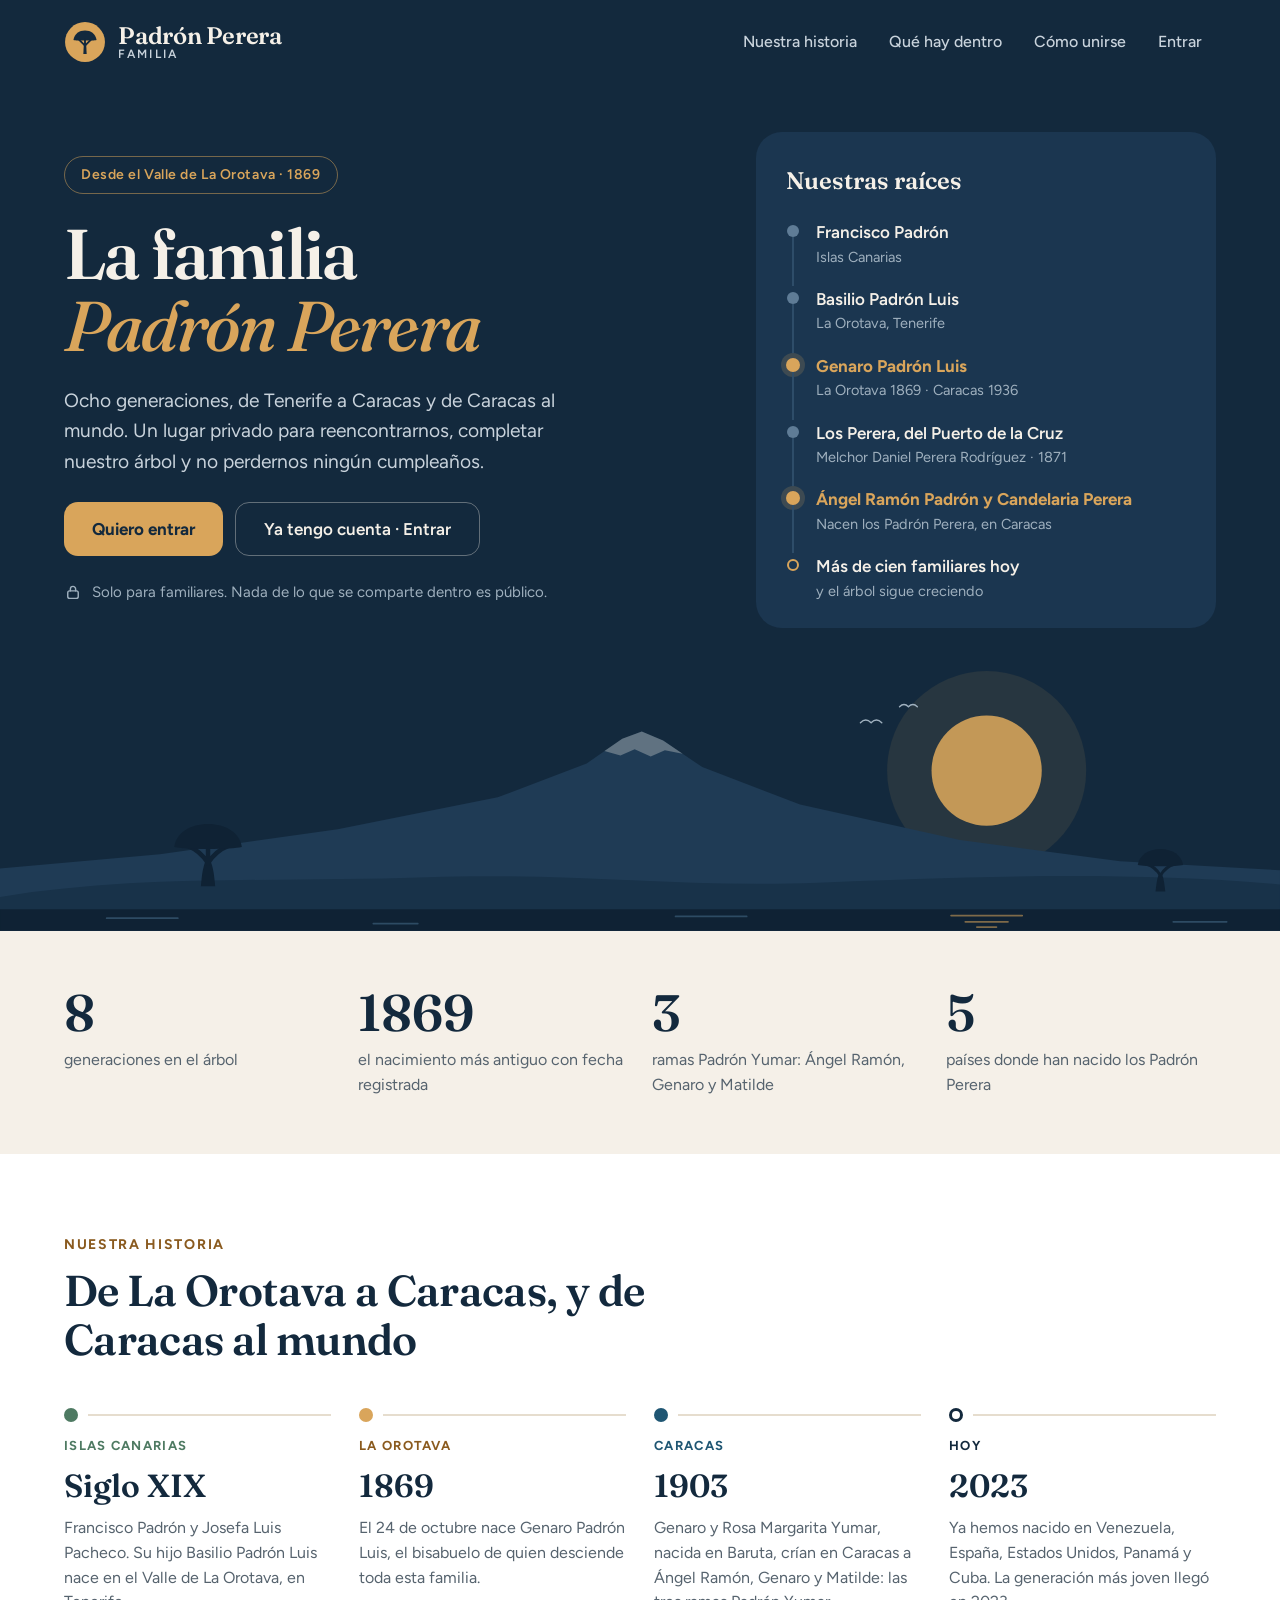
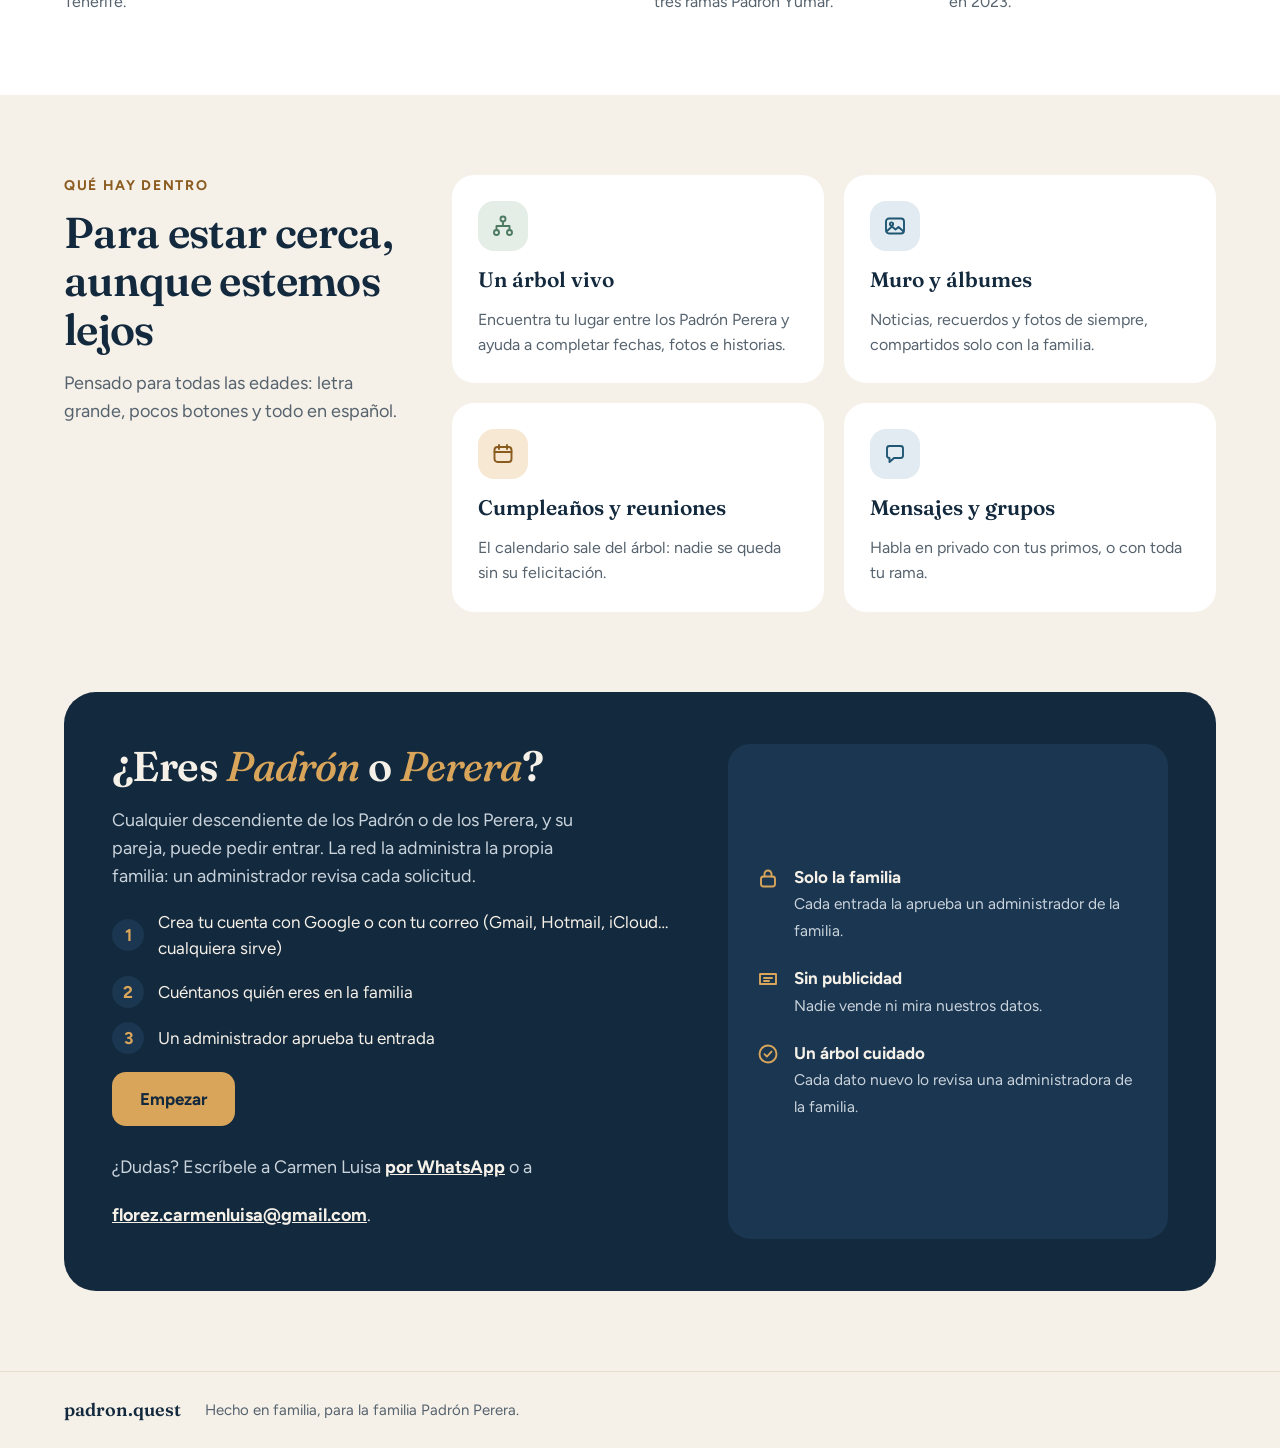
<file: index.html>
<!doctype html>
<html lang="es">
<head>
  <meta charset="utf-8">
  <meta name="viewport" content="width=device-width, initial-scale=1">
  <title>Familia Padrón Perera · padron.quest</title>
  <meta name="description" content="La red privada de la familia Padrón Perera: desde el Valle de La Orotava, 1869.">
  <meta name="theme-color" content="#13293D">
  <link rel="manifest" href="/manifest.webmanifest">
  <link rel="apple-touch-icon" href="/comun/icono-192.png">
  <meta name="apple-mobile-web-app-capable" content="yes">
  <meta name="mobile-web-app-capable" content="yes">
  <meta name="apple-mobile-web-app-title" content="Padrón">
  <meta name="apple-mobile-web-app-status-bar-style" content="default">
  <link rel="icon" href="data:image/svg+xml,%3Csvg xmlns='http://www.w3.org/2000/svg' viewBox='0 0 40 40'%3E%3Ccircle cx='20' cy='20' r='19' fill='%23D9A55B'/%3E%3Cpath d='M9 18c1-6 5.6-9 11-9s10 3 11 9c-3 .9-19 .9-22 0Z' fill='%2313293D'/%3E%3Cpath d='M18.4 31.5 18.9 22h2.2l.5 9.5Z' fill='%2313293D'/%3E%3C/svg%3E">
  <link rel="preconnect" href="https://fonts.googleapis.com">
  <link rel="preconnect" href="https://fonts.gstatic.com" crossorigin>
  <link href="https://fonts.googleapis.com/css2?family=Figtree:wght@400;500;600;700&family=Fraunces:ital,opsz,wght@0,9..144,500;0,9..144,600;1,9..144,500&display=swap" rel="stylesheet">
  <style>
    :root {
      --oceano: #13293D; --oceano-2: #1B3650; --oceano-3: #2E4D69;
      --atlantico: #1F5673; --arena: #F5F0E8; --linea: #E6DDCE;
      --tinta: #1C2A36; --tinta-suave: #56636E;
      --ocre: #D9A55B; --ocre-oscuro: #8A5A1E; --ocre-claro: #F6E8D2;
      --drago: #4E7A62; --drago-claro: #E4EDE6; --cielo-claro: #E2EBF1;
      --bruma: #C9D3DC; --bruma-2: #9FB0BE;
      --serif: "Fraunces", Georgia, serif;
      --sans: "Figtree", system-ui, -apple-system, "Segoe UI", sans-serif;
    }
    * { box-sizing: border-box; }
    [hidden] { display: none !important; }
    html { scroll-behavior: smooth; }
    @media (prefers-reduced-motion: reduce) { html { scroll-behavior: auto; } }
    body { margin: 0; background: var(--arena); color: var(--tinta); font-family: var(--sans); font-size: 17px; line-height: 1.55; }
    a { color: var(--atlantico); }
    a:hover { color: var(--oceano); }
    h1, h2, h3 { font-family: var(--serif); font-weight: 600; margin: 0; }
    .wrap { max-width: 1200px; margin: 0 auto; padding-left: 24px; padding-right: 24px; }
    .serif-acento { font-style: italic; font-weight: 500; color: var(--ocre); }
    .sr-only { position: absolute; width: 1px; height: 1px; margin: -1px; overflow: hidden; clip-path: inset(50%); white-space: nowrap; }

    .btn { display: inline-flex; align-items: center; justify-content: center; min-height: 54px; padding: 0 28px; border-radius: 14px; font-size: 17px; font-weight: 700; text-decoration: none; }
    .btn-ocre { background: var(--ocre); color: var(--oceano); }
    .btn-ocre:hover { background: #E4B771; color: var(--oceano); }
    .btn-borde { border: 1px solid rgba(245, 240, 232, .35); color: var(--arena); font-weight: 600; }
    .btn-borde:hover { background: rgba(245, 240, 232, .08); color: var(--arena); }

    /* ---------- Héroe ---------- */
    .heroe { background: var(--oceano); color: var(--arena); overflow: hidden; }
    .barra { display: flex; flex-wrap: wrap; align-items: center; gap: 12px 28px; padding-top: 20px; padding-bottom: 20px; }
    .marca { display: flex; align-items: center; gap: 12px; min-height: 44px; color: var(--arena); text-decoration: none; }
    .marca:hover { color: var(--arena); }
    .marca-texto { display: flex; flex-direction: column; line-height: 1.05; }
    .marca-texto b { font-family: var(--serif); font-size: 24px; font-weight: 600; letter-spacing: -.01em; }
    .marca-texto small { font-size: 12px; font-weight: 600; letter-spacing: .18em; text-transform: uppercase; color: var(--bruma); }
    .barra nav { display: flex; flex-wrap: wrap; gap: 4px; margin-left: auto; }
    .barra nav a { display: flex; align-items: center; min-height: 44px; padding: 0 14px; color: var(--bruma); font-size: 16px; font-weight: 500; text-decoration: none; }
    .barra nav a:hover { color: var(--arena); }

    .heroe-cuerpo { display: flex; flex-wrap: wrap; align-items: center; gap: 48px; padding-top: 48px; }
    .heroe-texto { flex: 1 1 520px; min-width: 0; display: flex; flex-direction: column; align-items: flex-start; gap: 24px; }
    .etiqueta { padding: 7px 16px; border: 1px solid rgba(217, 165, 91, .5); border-radius: 999px; color: var(--ocre); font-size: 14px; font-weight: 600; letter-spacing: .04em; }
    .heroe h1 { font-size: clamp(2.8rem, 8vw, 4.4rem); line-height: 1.02; letter-spacing: -.025em; }
    .heroe-texto p { margin: 0; max-width: 540px; font-size: 1.2rem; line-height: 1.6; color: var(--bruma); }
    .acciones { display: flex; flex-wrap: wrap; gap: 12px; }
    .aviso { display: flex; align-items: center; gap: 10px; font-size: 15px !important; color: var(--bruma-2) !important; }

    .raices { flex: 1 1 340px; min-width: 0; max-width: 460px; padding: 30px 30px 26px; border-radius: 26px; background: var(--oceano-2); }
    .raices h2 { font-size: 24px; margin-bottom: 20px; }
    .linea-tiempo { margin: 0; padding: 0; list-style: none; }
    .linea-tiempo li { display: flex; gap: 16px; }
    .linea-tiempo .eje { width: 14px; flex: none; display: flex; flex-direction: column; align-items: center; }
    .linea-tiempo .punto { width: 12px; height: 12px; margin-top: 6px; border-radius: 999px; background: #5F7C96; flex: none; }
    .linea-tiempo .punto.clave { width: 14px; height: 14px; margin-top: 5px; background: var(--ocre); box-shadow: 0 0 0 5px rgba(217, 165, 91, .18); }
    .linea-tiempo .punto.hueco { background: none; border: 2px solid var(--ocre); }
    .linea-tiempo .tramo { width: 2px; flex: 1; background: var(--oceano-3); }
    .linea-tiempo .dato { padding-bottom: 18px; }
    .linea-tiempo li:last-child .dato { padding-bottom: 0; }
    .linea-tiempo b { display: block; font-size: 17px; font-weight: 600; }
    .linea-tiempo b.clave { color: var(--ocre); font-weight: 700; }
    .linea-tiempo span.sub { display: block; font-size: 14.5px; color: var(--bruma-2); }

    .paisaje { display: block; width: 100%; height: auto; margin-top: 36px; }

    /* ---------- Cifras ---------- */
    .cifras { display: flex; flex-wrap: wrap; gap: 32px 24px; padding-top: 56px; padding-bottom: 56px; }
    .cifra { flex: 1 1 220px; min-width: 0; }
    .cifra b { display: block; font-family: var(--serif); font-size: 3.2rem; font-weight: 600; line-height: 1; color: var(--oceano); }
    .cifra span { display: block; margin-top: 10px; font-size: 16px; color: var(--tinta-suave); }

    /* ---------- Historia ---------- */
    .historia { background: #fff; }
    .historia .wrap { padding-top: 80px; padding-bottom: 80px; display: flex; flex-direction: column; gap: 44px; }
    .sobretitulo { margin: 0 0 12px; font-size: 14px; font-weight: 700; letter-spacing: .12em; text-transform: uppercase; color: var(--ocre-oscuro); }
    .titulo-seccion { font-size: clamp(2rem, 5vw, 2.7rem); line-height: 1.12; letter-spacing: -.015em; color: var(--oceano); }
    .capitulos { margin: 0; padding: 0; list-style: none; display: flex; flex-wrap: wrap; gap: 36px 28px; }
    .capitulos li { flex: 1 1 230px; min-width: 0; display: flex; flex-direction: column; gap: 14px; }
    .capitulos .riel { display: flex; align-items: center; gap: 10px; }
    .capitulos .riel i { width: 14px; height: 14px; flex: none; border-radius: 999px; }
    .capitulos .riel hr { flex: 1; height: 2px; margin: 0; border: 0; background: var(--linea); }
    .capitulos .lugar { font-size: 13px; font-weight: 700; letter-spacing: .1em; text-transform: uppercase; }
    .capitulos .anio { font-family: var(--serif); font-size: 2rem; font-weight: 600; line-height: 1; color: var(--oceano); }
    .capitulos p { margin: 0; font-size: 16px; color: var(--tinta-suave); }

    /* ---------- Qué hay dentro ---------- */
    .dentro { display: flex; flex-wrap: wrap; gap: 48px; padding-top: 80px; padding-bottom: 80px; }
    .dentro-intro { flex: 1 1 340px; min-width: 0; max-width: 420px; }
    .dentro-intro p.lead { margin: 16px 0 0; font-size: 18px; color: var(--tinta-suave); }
    .funciones { flex: 999 1 520px; min-width: 0; display: flex; flex-wrap: wrap; gap: 20px; }
    .funcion { flex: 1 1 260px; min-width: 0; padding: 26px; border-radius: 22px; background: #fff; display: flex; flex-direction: column; gap: 12px; }
    .funcion .icono { width: 50px; height: 50px; display: flex; align-items: center; justify-content: center; border-radius: 16px; }
    .funcion h3 { font-size: 21px; color: var(--oceano); }
    .funcion p { margin: 0; font-size: 16px; color: var(--tinta-suave); }

    /* ---------- Unirse ---------- */
    .unirse { padding-bottom: 80px; }
    .unirse-panel { padding: 52px 48px; border-radius: 32px; background: var(--oceano); color: var(--arena); display: flex; flex-wrap: wrap; gap: 40px 56px; }
    .unirse-texto { flex: 1 1 420px; min-width: 0; display: flex; flex-direction: column; align-items: flex-start; gap: 18px; }
    .unirse-texto h2 { font-size: clamp(2rem, 5vw, 2.6rem); line-height: 1.1; letter-spacing: -.015em; }
    .unirse-texto > p { margin: 0; max-width: 480px; font-size: 18px; color: var(--bruma); }
    .pasos { margin: 0; padding: 0; list-style: none; display: flex; flex-direction: column; gap: 14px; }
    .pasos li { display: flex; align-items: center; gap: 14px; }
    .pasos li span:first-child { width: 32px; height: 32px; flex: none; display: flex; align-items: center; justify-content: center; border-radius: 999px; background: var(--oceano-2); color: var(--ocre); font-weight: 700; }
    .contacto { margin: 0; font-size: 15px; color: var(--bruma-2); }
    .contacto a { display: inline-block; padding: 10px 0; color: var(--arena); font-weight: 700; overflow-wrap: anywhere; }
    .garantias { flex: 1 1 300px; min-width: 0; margin: 0; padding: 28px; border-radius: 22px; background: var(--oceano-2); list-style: none; display: flex; flex-direction: column; justify-content: center; gap: 22px; }
    .garantias li { display: flex; gap: 14px; align-items: flex-start; }
    .garantias svg { flex: none; margin-top: 2px; }
    .garantias b { display: block; font-size: 17px; }
    .garantias span { font-size: 15.5px; color: var(--bruma); }

    footer { border-top: 1px solid var(--linea); }
    footer .wrap { display: flex; flex-wrap: wrap; align-items: center; gap: 8px 24px; padding-top: 24px; padding-bottom: 24px; font-size: 15px; color: var(--tinta-suave); }
    footer b { font-family: var(--serif); font-size: 18px; font-weight: 600; color: var(--oceano); }

    @media (max-width: 640px) {
      body { font-size: 16px; }
      .barra nav { display: none; }
      .heroe-cuerpo { padding-top: 24px; gap: 32px; }
      .raices { padding: 24px; }
      .unirse-panel { padding: 32px 22px; border-radius: 24px; }
      .historia .wrap, .dentro { padding-top: 56px; padding-bottom: 56px; }
    }

    /* ---------- Pantalla de espera (hasta el lanzamiento) ---------- */
    .espera { position: fixed; inset: 0; z-index: 10; overflow: auto; background: var(--oceano); color: var(--arena);
              display: grid; place-items: center; padding: 16px; transition: opacity .9s ease, visibility .9s; }
    .espera.oculta { opacity: 0; visibility: hidden; }
    .espera-cuerpo { display: flex; align-items: center; justify-content: center; gap: clamp(1.5rem, 5vw, 4rem); width: 100%; max-width: 1100px; }
    .espera-texto { flex: 1 1 0; min-width: 0; }
    .espera h1 { font-size: clamp(2.4rem, 8vw, 4.5rem); letter-spacing: -.03em; min-height: 1.2em; }
    .espera-texto > p { color: var(--bruma); margin: .75rem 0 0; font-size: 1.15rem; min-height: 1.5em; }
    .espera .foto { flex: 0 0 auto; height: min(80vh, 720px); width: auto; max-width: 45vw; object-fit: contain; filter: drop-shadow(0 20px 40px rgba(0, 0, 0, .45)); }
    .cuenta { margin-top: 2rem; opacity: 0; transform: translateY(8px); transition: opacity .6s, transform .6s; }
    .cuenta.visible { opacity: 1; transform: none; }
    .unidades { display: flex; gap: clamp(.5rem, 2vw, 1rem); }
    .unidad { background: var(--oceano-2); border: 1px solid var(--oceano-3); border-radius: 14px; padding: .75rem .5rem; min-width: 4.5rem; text-align: center; }
    .unidad b { display: block; font-family: var(--serif); font-size: clamp(1.6rem, 5vw, 2.4rem); font-weight: 600; font-variant-numeric: tabular-nums; }
    .unidad span { display: block; font-size: .75rem; text-transform: uppercase; letter-spacing: .08em; color: var(--bruma-2); margin-top: .25rem; }
    .cuando { margin-top: .9rem; font-size: .95rem; color: var(--bruma); }
    .cuando strong { color: var(--ocre); font-weight: 600; }
    .cursor { display: inline-block; width: .08em; min-width: 2px; height: 1em; margin-left: .06em; background: var(--ocre); vertical-align: -.1em; animation: parpadeo 1s steps(1) infinite; }
    @keyframes parpadeo { 50% { opacity: 0; } }
    @media (prefers-reduced-motion: reduce) { .cursor { animation: none; } .espera, .cuenta { transition: none; } }
    @media (max-width: 700px) {
      .espera-cuerpo { flex-direction: column; text-align: center; }
      .unidades { justify-content: center; }
      .unidad { min-width: 0; flex: 1 1 0; }
      .espera .foto { height: auto; width: min(70vw, 320px); max-width: none; }
    }
  </style>
</head>
<body>

  <!-- Pantalla de espera: visible solo hasta el lanzamiento -->
  <section class="espera" id="espera" aria-label="Cuenta regresiva para el lanzamiento" hidden>
    <div class="espera-cuerpo">
      <div class="espera-texto">
        <h1 aria-label="padron.quest"><span class="tecleo" aria-hidden="true"></span></h1>
        <p aria-label="La red de la familia Padrón Perera abre muy pronto."><span class="tecleo" aria-hidden="true"></span></p>
        <div class="cuenta" id="cuenta">
          <div class="unidades" role="timer" aria-live="off">
            <div class="unidad"><b id="d">0</b><span>días</span></div>
            <div class="unidad"><b id="h">00</b><span>horas</span></div>
            <div class="unidad"><b id="m">00</b><span>min</span></div>
            <div class="unidad"><b id="s">00</b><span>seg</span></div>
          </div>
          <p class="cuando" id="cuando"></p>
        </div>
      </div>
      <img class="foto" src="papa.png" width="1054" height="1492"
           alt="Hombre mayor con casco amarillo, chaleco reflectante y un pico al hombro">
    </div>
  </section>

  <main id="portada">
    <section class="heroe">
      <header class="wrap barra">
        <a class="marca" href="#portada">
          <svg width="42" height="42" viewBox="0 0 40 40" aria-hidden="true"><circle cx="20" cy="20" r="19" fill="#D9A55B"/><path d="M9 18c1-6 5.6-9 11-9s10 3 11 9c-3 .9-19 .9-22 0Z" fill="#13293D"/><path d="M18.4 31.5 18.9 22h2.2l.5 9.5Z" fill="#13293D"/><path d="M20 23.5 14.5 18M20 23.5 25.5 18M20 23.5V17" stroke="#13293D" stroke-width="1.8" stroke-linecap="round" fill="none"/></svg>
          <span class="marca-texto"><b>Padrón Perera</b><small>Familia</small></span>
        </a>
        <nav aria-label="Secciones">
          <a href="#historia">Nuestra historia</a>
          <a href="#dentro">Qué hay dentro</a>
          <a href="#unirse">Cómo unirse</a>
          <a href="/muro/">Entrar</a>
        </nav>
      </header>

      <div class="wrap heroe-cuerpo">
        <div class="heroe-texto">
          <span class="etiqueta">Desde el Valle de La Orotava · 1869</span>
          <h1>La familia<br><span class="serif-acento">Padrón Perera</span></h1>
          <p>Ocho generaciones, de Tenerife a Caracas y de Caracas al mundo. Un lugar privado para reencontrarnos, completar nuestro árbol y no perdernos ningún cumpleaños.</p>
          <div class="acciones">
            <a class="btn btn-ocre" href="#unirse">Quiero entrar</a>
            <a class="btn btn-borde" href="/muro/">Ya tengo cuenta · Entrar</a>
          </div>
          <p class="aviso">
            <svg width="18" height="18" viewBox="0 0 24 24" fill="none" stroke="currentColor" stroke-width="1.9" stroke-linecap="round" stroke-linejoin="round" aria-hidden="true"><rect x="5" y="10.5" width="14" height="10" rx="2.5"/><path d="M8.5 10.5V8a3.5 3.5 0 0 1 7 0v2.5"/></svg>
            <span>Solo para familiares. Nada de lo que se comparte dentro es público.</span>
          </p>
        </div>

        <aside class="raices" aria-labelledby="titulo-raices">
          <h2 id="titulo-raices">Nuestras raíces</h2>
          <ol class="linea-tiempo">
            <li><span class="eje"><span class="punto"></span><span class="tramo"></span></span><span class="dato"><b>Francisco Padrón</b><span class="sub">Islas Canarias</span></span></li>
            <li><span class="eje"><span class="punto"></span><span class="tramo"></span></span><span class="dato"><b>Basilio Padrón Luis</b><span class="sub">La Orotava, Tenerife</span></span></li>
            <li><span class="eje"><span class="punto clave"></span><span class="tramo"></span></span><span class="dato"><b class="clave">Genaro Padrón Luis</b><span class="sub">La Orotava 1869 · Caracas 1936</span></span></li>
            <li><span class="eje"><span class="punto"></span><span class="tramo"></span></span><span class="dato"><b>Los Perera, del Puerto de la Cruz</b><span class="sub">Melchor Daniel Perera Rodríguez · 1871</span></span></li>
            <li><span class="eje"><span class="punto clave"></span><span class="tramo"></span></span><span class="dato"><b class="clave">Ángel Ramón Padrón y Candelaria Perera</b><span class="sub">Nacen los Padrón Perera, en Caracas</span></span></li>
            <li><span class="eje"><span class="punto hueco"></span></span><span class="dato"><b>Más de cien familiares hoy</b><span class="sub">y el árbol sigue creciendo</span></span></li>
          </ol>
        </aside>
      </div>

      <svg class="paisaje" viewBox="0 0 1440 300" aria-hidden="true">
        <circle cx="1110" cy="120" r="112" fill="#D9A55B" opacity=".1"/>
        <circle cx="1110" cy="120" r="62" fill="#D9A55B" opacity=".88"/>
        <path d="M968 66q6-6 12 0q6-6 12 0M1012 48q5-5 10 0q5-5 10 0" stroke="#9FB0BE" stroke-width="1.6" fill="none" stroke-linecap="round"/>
        <path d="M0 230 180 214l200-28 180-36 100-38 40-28 22-8 24 10 44 30 110 42 180 40 180 24 180 10v68H0Z" fill="#1F3B55"/>
        <path d="m680 98 20-14 22-8 24 10 22 15-20-4-16 7-18-8-16 7Z" fill="#F5F0E8" opacity=".3"/>
        <path d="M0 262c160-26 320-16 480-22s280 12 440 6 340-14 520 2v52H0Z" fill="#183249"/>
        <path d="M226 250c1-12 2-20 5-28h6c3 8 4 16 5 28Z" fill="#0F2234"/>
        <path d="M234 224c-6-10-14-16-24-20M234 224c6-10 14-16 24-20M234 224v-22" stroke="#0F2234" stroke-width="5" stroke-linecap="round" fill="none"/>
        <path d="M196 206c2-16 18-26 38-26s36 10 38 26c-10 3-66 3-76 0Z" fill="#0F2234"/>
        <path d="M1300 256c1-8 1.5-14 3.5-19h4c2 5 2.5 11 3.5 19Z" fill="#0F2234"/>
        <path d="M1305.5 238c-4-7-9-11-16-13M1305.5 238c4-7 9-11 16-13" stroke="#0F2234" stroke-width="3.5" stroke-linecap="round" fill="none"/>
        <path d="M1280 226c1.5-11 12-18 25.5-18s24 7 25.5 18c-7 2-44 2-51 0Z" fill="#0F2234"/>
        <path d="M0 276h1440v24H0Z" fill="#0F2234"/>
        <path d="M1070 283h80M1086 290h48M1099 296h22" stroke="#D9A55B" stroke-width="2" stroke-linecap="round" opacity=".55"/>
        <path d="M120 286h80M420 292h50M760 284h80M1320 290h60" stroke="#3B5D78" stroke-width="2" stroke-linecap="round" opacity=".7"/>
      </svg>
    </section>

    <section class="wrap cifras" aria-label="La familia en cifras">
      <div class="cifra"><b>8</b><span>generaciones en el árbol</span></div>
      <div class="cifra"><b>1869</b><span>el nacimiento más antiguo con fecha registrada</span></div>
      <div class="cifra"><b>3</b><span>ramas Padrón Yumar: Ángel Ramón, Genaro y Matilde</span></div>
      <div class="cifra"><b>5</b><span>países donde han nacido los Padrón Perera</span></div>
    </section>

    <section class="historia" id="historia" aria-labelledby="titulo-historia">
      <div class="wrap">
        <div style="max-width:720px">
          <p class="sobretitulo">Nuestra historia</p>
          <h2 class="titulo-seccion" id="titulo-historia">De La Orotava a Caracas, y de Caracas al mundo</h2>
        </div>
        <ol class="capitulos">
          <li>
            <span class="riel"><i style="background:var(--drago)"></i><hr></span>
            <span class="lugar" style="color:var(--drago)">Islas Canarias</span>
            <span class="anio">Siglo XIX</span>
            <p>Francisco Padrón y Josefa Luis Pacheco. Su hijo Basilio Padrón Luis nace en el Valle de La Orotava, en Tenerife.</p>
          </li>
          <li>
            <span class="riel"><i style="background:var(--ocre)"></i><hr></span>
            <span class="lugar" style="color:var(--ocre-oscuro)">La Orotava</span>
            <span class="anio">1869</span>
            <p>El 24 de octubre nace Genaro Padrón Luis, el bisabuelo de quien desciende toda esta familia.</p>
          </li>
          <li>
            <span class="riel"><i style="background:var(--atlantico)"></i><hr></span>
            <span class="lugar" style="color:var(--atlantico)">Caracas</span>
            <span class="anio">1903</span>
            <p>Genaro y Rosa Margarita Yumar, nacida en Baruta, crían en Caracas a Ángel Ramón, Genaro y Matilde: las tres ramas Padrón Yumar.</p>
          </li>
          <li>
            <span class="riel"><i style="border:3px solid var(--oceano)"></i><hr></span>
            <span class="lugar" style="color:var(--oceano)">Hoy</span>
            <span class="anio">2023</span>
            <p>Ya hemos nacido en Venezuela, España, Estados Unidos, Panamá y Cuba. La generación más joven llegó en 2023.</p>
          </li>
        </ol>
      </div>
    </section>

    <section class="wrap dentro" id="dentro" aria-labelledby="titulo-dentro">
      <div class="dentro-intro">
        <p class="sobretitulo">Qué hay dentro</p>
        <h2 class="titulo-seccion" id="titulo-dentro">Para estar cerca, aunque estemos lejos</h2>
        <p class="lead">Pensado para todas las edades: letra grande, pocos botones y todo en español.</p>
      </div>
      <div class="funciones">
        <div class="funcion">
          <span class="icono" style="background:var(--drago-claro);color:var(--drago)"><svg width="24" height="24" viewBox="0 0 24 24" fill="none" stroke="currentColor" stroke-width="1.9" stroke-linecap="round" stroke-linejoin="round" aria-hidden="true"><circle cx="12" cy="5" r="2.5"/><circle cx="5.5" cy="18.5" r="2.5"/><circle cx="18.5" cy="18.5" r="2.5"/><path d="M12 7.5V12m0 0H5.5v4M12 12h6.5v4"/></svg></span>
          <h3>Un árbol vivo</h3>
          <p>Encuentra tu lugar entre los Padrón Perera y ayuda a completar fechas, fotos e historias.</p>
        </div>
        <div class="funcion">
          <span class="icono" style="background:var(--cielo-claro);color:var(--atlantico)"><svg width="24" height="24" viewBox="0 0 24 24" fill="none" stroke="currentColor" stroke-width="1.9" stroke-linecap="round" stroke-linejoin="round" aria-hidden="true"><rect x="3" y="4.5" width="18" height="15" rx="3"/><circle cx="8.5" cy="10" r="1.6"/><path d="m4 17 5-4.5 3.5 3 3-2.5L20 17"/></svg></span>
          <h3>Muro y álbumes</h3>
          <p>Noticias, recuerdos y fotos de siempre, compartidos solo con la familia.</p>
        </div>
        <div class="funcion">
          <span class="icono" style="background:var(--ocre-claro);color:var(--ocre-oscuro)"><svg width="24" height="24" viewBox="0 0 24 24" fill="none" stroke="currentColor" stroke-width="1.9" stroke-linecap="round" stroke-linejoin="round" aria-hidden="true"><rect x="3.5" y="5" width="17" height="15" rx="3"/><path d="M3.5 10h17M8 3v4M16 3v4"/></svg></span>
          <h3>Cumpleaños y reuniones</h3>
          <p>El calendario sale del árbol: nadie se queda sin su felicitación.</p>
        </div>
        <div class="funcion">
          <span class="icono" style="background:var(--cielo-claro);color:var(--atlantico)"><svg width="24" height="24" viewBox="0 0 24 24" fill="none" stroke="currentColor" stroke-width="1.9" stroke-linecap="round" stroke-linejoin="round" aria-hidden="true"><path d="M4 6.5A2.5 2.5 0 0 1 6.5 4h11A2.5 2.5 0 0 1 20 6.5v7a2.5 2.5 0 0 1-2.5 2.5H11l-4.5 4v-4A2.5 2.5 0 0 1 4 13.5v-7Z"/></svg></span>
          <h3>Mensajes y grupos</h3>
          <p>Habla en privado con tus primos, o con toda tu rama.</p>
        </div>
      </div>
    </section>

    <section class="wrap unirse" id="unirse" aria-labelledby="titulo-unirse">
      <div class="unirse-panel">
        <div class="unirse-texto">
          <h2 id="titulo-unirse">¿Eres <span class="serif-acento">Padrón</span> o <span class="serif-acento">Perera</span>?</h2>
          <p>Cualquier descendiente de los Padrón o de los Perera, y su pareja, puede pedir entrar. La red la administra la propia familia: un administrador revisa cada solicitud.</p>
          <ol class="pasos">
            <li><span>1</span><span>Crea tu cuenta con Google o con tu correo (Gmail, Hotmail, iCloud… cualquiera sirve)</span></li>
            <li><span>2</span><span>Cuéntanos quién eres en la familia</span></li>
            <li><span>3</span><span>Un administrador aprueba tu entrada</span></li>
          </ol>
          <div class="acciones">
            <a class="btn btn-ocre" id="pedir" href="/muro/?nuevo=1">Empezar</a>
          </div>
          <p class="contacto" id="contacto"></p>
        </div>
        <ul class="garantias">
          <li>
            <svg width="24" height="24" viewBox="0 0 24 24" fill="none" stroke="#D9A55B" stroke-width="1.9" stroke-linecap="round" stroke-linejoin="round" aria-hidden="true"><rect x="5" y="10.5" width="14" height="10" rx="2.5"/><path d="M8.5 10.5V8a3.5 3.5 0 0 1 7 0v2.5"/></svg>
            <div><b>Solo la familia</b><span>Cada entrada la aprueba un administrador de la familia.</span></div>
          </li>
          <li>
            <svg width="24" height="24" viewBox="0 0 24 24" fill="none" stroke="#D9A55B" stroke-width="1.9" stroke-linecap="round" stroke-linejoin="round" aria-hidden="true"><path d="M4 7h16v10H4z"/><path d="M8 11h8M8 14h5"/></svg>
            <div><b>Sin publicidad</b><span>Nadie vende ni mira nuestros datos.</span></div>
          </li>
          <li>
            <svg width="24" height="24" viewBox="0 0 24 24" fill="none" stroke="#D9A55B" stroke-width="1.9" stroke-linecap="round" stroke-linejoin="round" aria-hidden="true"><circle cx="12" cy="12" r="8.5"/><path d="m8.5 12.2 2.4 2.4 4.6-5"/></svg>
            <div><b>Un árbol cuidado</b><span>Cada dato nuevo lo revisa una administradora de la familia.</span></div>
          </li>
        </ul>
      </div>
    </section>
  </main>

  <footer>
    <div class="wrap">
      <b>padron.quest</b>
      <span>Hecho en familia, para la familia Padrón Perera.</span>
    </div>
  </footer>

  <script>
    // ---- ¿Dudas? Contacto con Carmen Luisa, administradora de la red ----
    // Para entrar NO hace falta escribirle: se crea la cuenta y se pide entrar desde el sitio (botón «Empezar»).
    // WhatsApp: solo dígitos con código de país.
    const WHATSAPP = "584144268290";
    const CORREO = "florez.carmenluisa" + "@" + "gmail.com";
    const MENSAJE = "Hola, soy de la familia Padrón Perera y tengo una duda sobre padron.quest: ";

    (function contacto() {
      const nota = document.getElementById("contacto");
      if (!WHATSAPP && !CORREO) return;
      nota.append("¿Dudas? Escríbele a Carmen Luisa ");
      if (WHATSAPP) {
        const w = document.createElement("a");
        w.id = "dudas";
        w.href = "https://wa.me/" + WHATSAPP + "?text=" + encodeURIComponent(MENSAJE);
        w.target = "_blank"; w.rel = "noopener";
        w.textContent = "por WhatsApp";
        nota.append(w);
      }
      if (CORREO) {
        const a = document.createElement("a");
        a.href = "mailto:" + CORREO + "?subject=" + encodeURIComponent("Duda sobre padron.quest") + "&body=" + encodeURIComponent(MENSAJE);
        a.textContent = CORREO;
        nota.append(WHATSAPP ? " o a " : "a ", a);
      }
      nota.append(".");
    })();

    // ---- Lanzamiento: domingo 15 de noviembre de 2026, 6:00 p. m. en Miami (EST, UTC-5) ----
    // Es un instante absoluto: cada visitante ve el tiempo correcto en su zona horaria.
    // Añade ?ahora=2026-11-15T17:59:50-05:00 a la URL para simular otra hora.
    const LANZAMIENTO = new Date("2026-11-15T18:00:00-05:00");
    const simulado = new URLSearchParams(location.search).get("ahora");
    const desfase = simulado && !isNaN(Date.parse(simulado)) ? Date.parse(simulado) - Date.now() : 0;
    const ahora = () => Date.now() + desfase;

    const espera = document.getElementById("espera");
    const portada = document.getElementById("portada");

    if (ahora() < LANZAMIENTO) {
      espera.hidden = false;
      portada.setAttribute("aria-hidden", "true");
      portada.inert = true;
      document.documentElement.style.overflow = "hidden";
      iniciarEspera();
    }

    function abrirPortada() {
      espera.classList.add("oculta");
      portada.removeAttribute("aria-hidden");
      portada.inert = false;
      document.documentElement.style.overflow = "";
      setTimeout(() => { espera.hidden = true; }, 1000);
    }

    function iniciarEspera() {
      const reduce = matchMedia("(prefers-reduced-motion: reduce)").matches;
      const espere = ms => new Promise(r => setTimeout(r, ms));
      const lineas = [
        [["padron", ""], [".quest", "serif-acento"]],
        [["La red de la familia Padrón Perera abre muy pronto.", ""]]
      ];
      const destinos = espera.querySelectorAll(".tecleo");
      const cursor = document.createElement("span");
      cursor.className = "cursor";

      async function teclear(el, partes) {
        el.after(cursor);
        for (const [texto, clase] of partes) {
          const span = document.createElement("span");
          if (clase) span.className = clase;
          el.appendChild(span);
          for (const ch of texto) {
            span.textContent += ch;
            if (!reduce) await espere(55 + Math.random() * 80);
          }
        }
      }

      const $ = id => document.getElementById(id);
      const dos = n => String(n).padStart(2, "0");
      const formato = tz => new Intl.DateTimeFormat("es", {
        weekday: "long", day: "numeric", month: "long", hour: "numeric", minute: "2-digit", hour12: true,
        ...(tz ? { timeZone: tz } : {})
      }).format(LANZAMIENTO);
      const zona = Intl.DateTimeFormat().resolvedOptions().timeZone;
      const miami = formato("America/New_York");
      const local = formato();
      $("cuando").innerHTML = (zona === "America/New_York" || miami === local)
        ? `<strong>${miami}</strong> (hora de Miami)`
        : `<strong>${local}</strong> en tu hora local · ${miami} en Miami`;

      function tic() {
        const resta = LANZAMIENTO - ahora();
        if (resta <= 0) {
          clearInterval(reloj);
          abrirPortada();
          return;
        }
        const s = Math.floor(resta / 1000);
        $("d").textContent = Math.floor(s / 86400);
        $("h").textContent = dos(Math.floor(s / 3600) % 24);
        $("m").textContent = dos(Math.floor(s / 60) % 60);
        $("s").textContent = dos(s % 60);
      }
      const reloj = setInterval(tic, 1000);
      tic();

      (async () => {
        await espere(reduce ? 0 : 500);
        for (let i = 0; i < lineas.length; i++) {
          await teclear(destinos[i], lineas[i]);
          if (i < lineas.length - 1) await espere(reduce ? 0 : 400);
        }
        await espere(reduce ? 0 : 300);
        $("cuenta").classList.add("visible");
      })();
    }
  </script>
</body>
</html>
</file>
